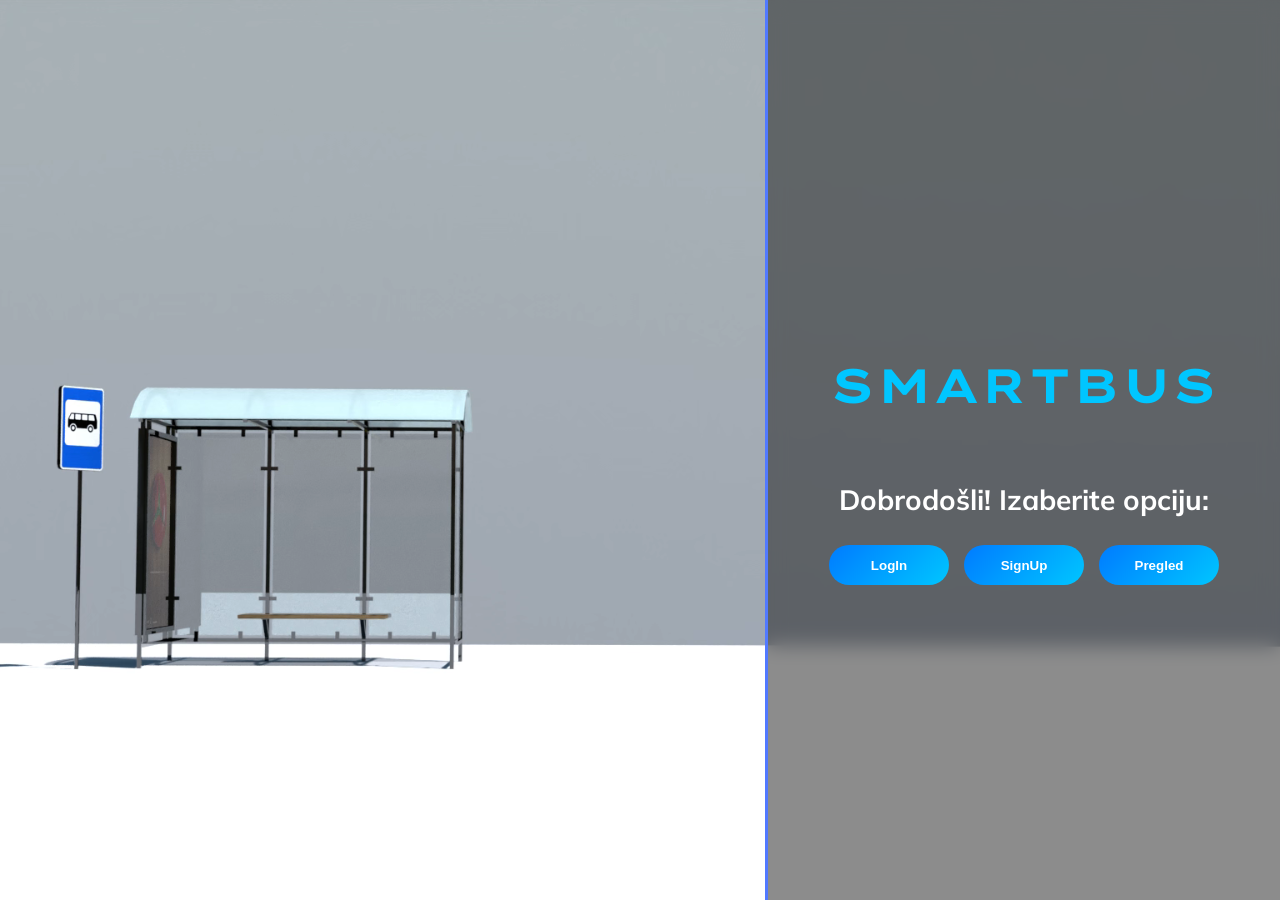
<file: wwwroot/index.html>
<!DOCTYPE html>
<html lang="en">

<head>
    <meta charset="UTF-8">
    <meta name="viewport" content="width=device-width, initial-scale=1.0">
    <title>SmartBus</title>
    <link rel="stylesheet" href="./css/style.css">
</head>

<body>
    <video autoplay loop muted playsinline preload="auto" id="bg-video">
        <source src="./images/0001-0600.webm" type="video/webm">
    </video>
    <div class="main-container">
        <h2 class="logo">SMARTBUS</h2>
        <p class="subtitle">Dobrodošli! Izaberite opciju:</p>
        <div class="buttons-container">
            <a class="button-link">
                <button type="button" class="button-login">LogIn</button>
            </a>
            <a class="button-link">
                <button type="button" class="button-register">SignUp</button>
            </a>
            <a class="button-link">
                <button type="button" class="button-pregled">Pregled</button>
            </a>
        </div>
    </div>
    <script type="module" src="./js/app.js"></script>
</body>

</html>
</file>
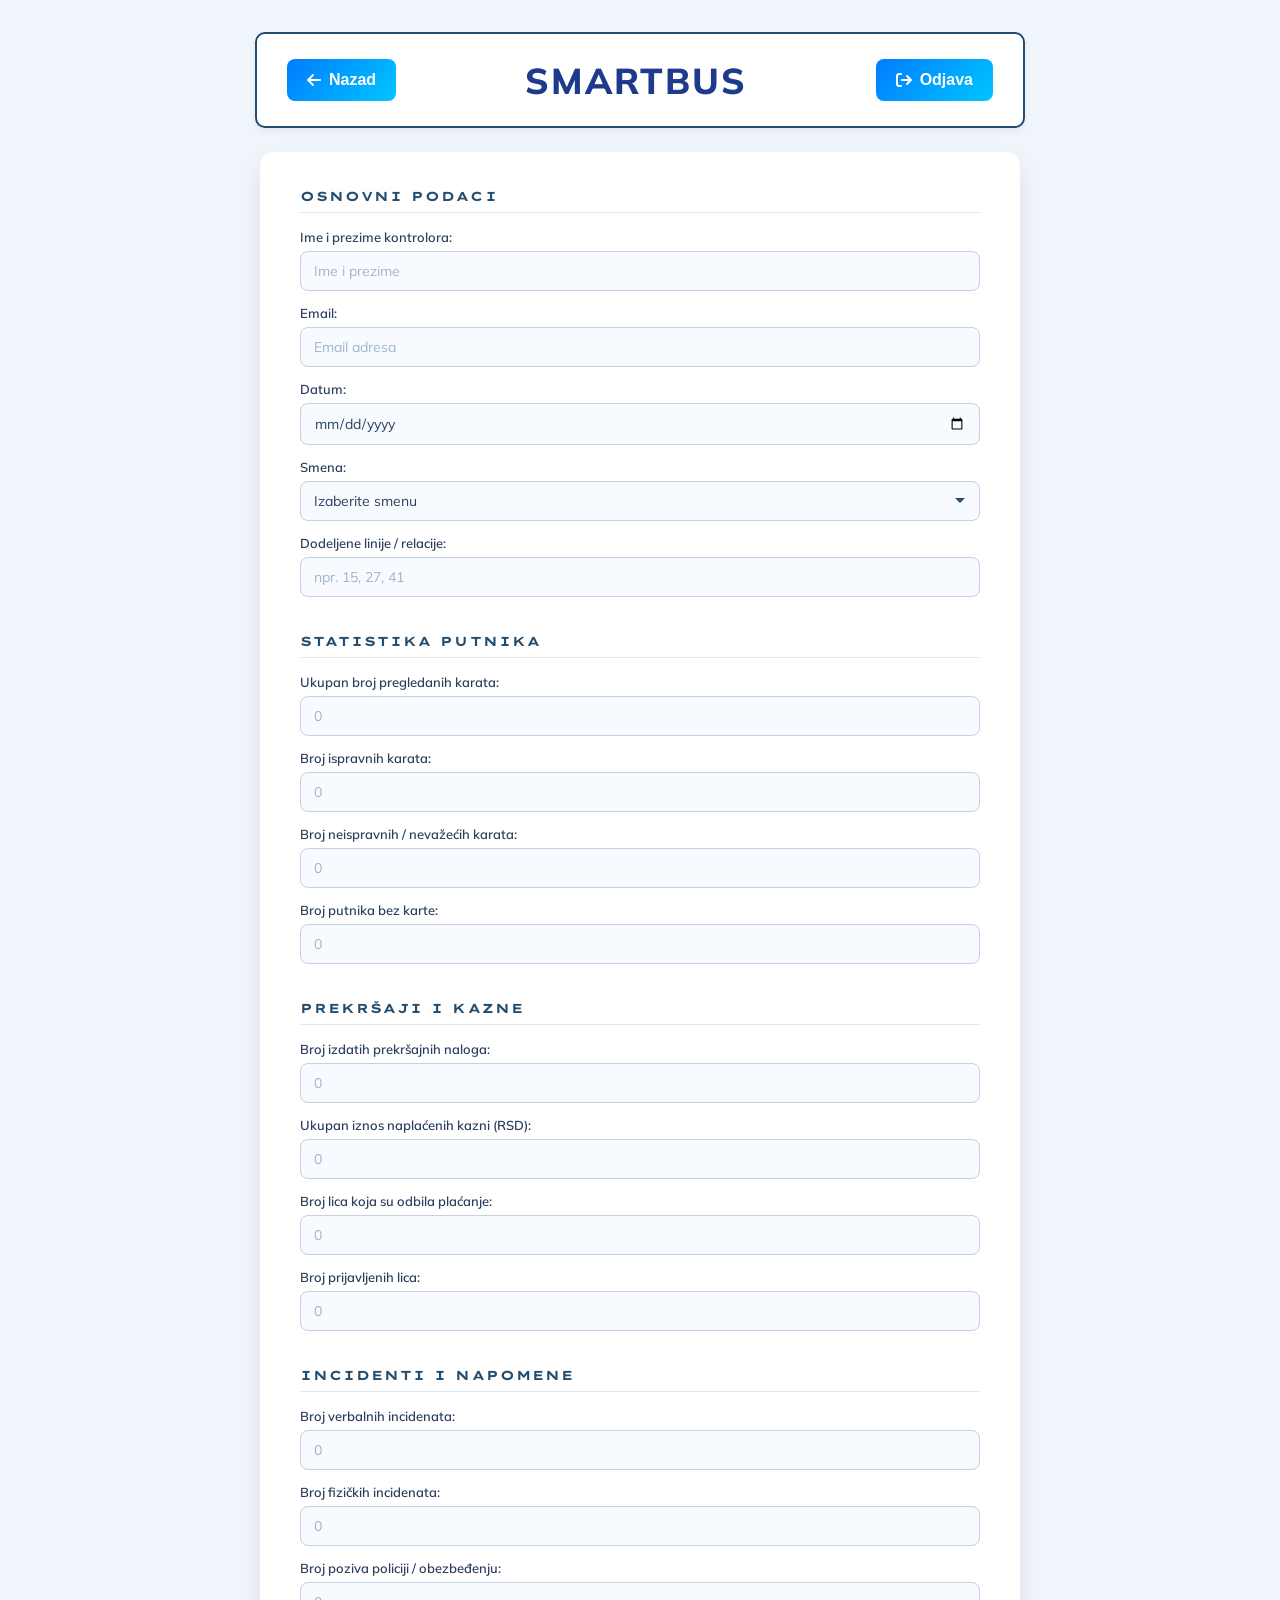
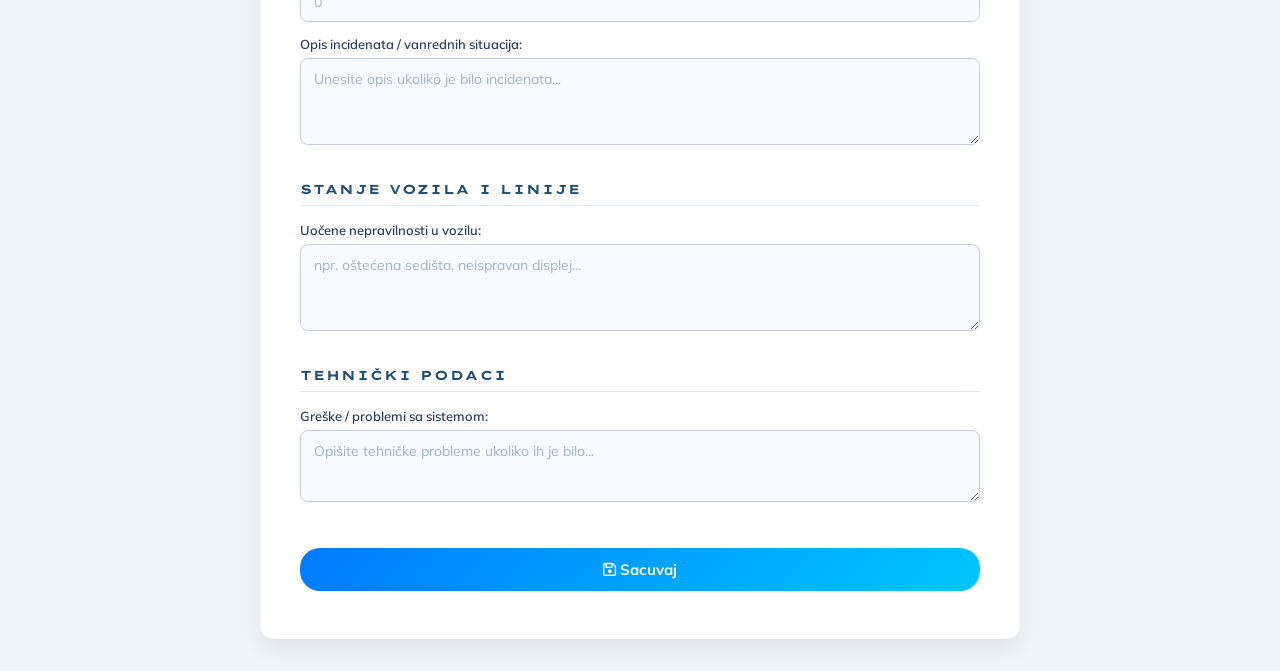
<file: wwwroot/izvestaj.html>
<!DOCTYPE html>
<html lang="en">

<head>
    <meta charset="UTF-8">
    <meta name="viewport" content="width=device-width, initial-scale=1.0">
    <link rel="stylesheet" href="https://cdnjs.cloudflare.com/ajax/libs/font-awesome/6.5.1/css/all.min.css">
    <link rel="stylesheet" href="./css/izvestaj.css">
    <title>Dnevni Izveštaj Kontrolora</title>
</head>

<body>
    <div class="header-content">
            <button class="nazad" onclick="location.href='./dashboard.html'" style="cursor:pointer"><i
                    class="fa-solid fa-arrow-left"></i>Nazad</button>
            <h1>SMARTBUS</h1>
            <button class="odjava" onclick="location.href='./login.html'"><i
                    class="fa-solid fa-arrow-right-from-bracket"></i>Odjava</button>
        </div>
    <main class="report-card">
        
        <h2>Osnovni podaci</h2>
        <div>
            <label>Ime i prezime kontrolora:</label>
            <input id="ime" class="input-box" type="text" placeholder="Ime i prezime">
        </div>
        <div>
            <label>Email:</label>
            <input id="email" class="input-box" type="email" placeholder="Email adresa">
        </div>
        <div>
            <label>Datum:</label>
            <input id="datum" class="input-box" type="date">
        </div>
        <div>
            <label>Smena:</label>
            <select id="smena" class="input-box">
                <option value="">Izaberite smenu</option>
                <option value="jutarnja">Jutarnja</option>
                <option value="popodnevna">Popodnevna</option>
                <option value="nocna">Noćna</option>
            </select>
        </div>
        <div>
            <label>Dodeljene linije / relacije:</label>
            <input id="relacije" class="input-box" type="text" placeholder="npr. 15, 27, 41">
        </div>

        <h2>Statistika putnika</h2>
        <div>
            <label>Ukupan broj pregledanih karata:</label>
            <input id="pregledaneKarte" class="input-box" type="number" placeholder="0" min="0">
        </div>
        <div>
            <label>Broj ispravnih karata:</label>
            <input id="validneKarte" class="input-box" type="number" placeholder="0" min="0">
        </div>
        <div>
            <label>Broj neispravnih / nevažećih karata:</label>
            <input id="nevalidneKarte" class="input-box" type="number" placeholder="0" min="0">
        </div>
        <div>
            <label>Broj putnika bez karte:</label>
            <input id="putniciBezKarte" class="input-box" type="number" placeholder="0" min="0">
        </div>

        <h2>Prekršaji i kazne</h2>
        <div>
            <label>Broj izdatih prekršajnih naloga:</label>
            <input id="prekrsajniNalozi" class="input-box" type="number" placeholder="0" min="0">
        </div>
        <div>
            <label>Ukupan iznos naplaćenih kazni (RSD):</label>
            <input id="iznosPlacenihKazni" class="input-box" type="number" placeholder="0" min="0">
        </div>
        <div>
            <label>Broj lica koja su odbila plaćanje:</label>
            <input id="odbijenaPlacanja" class="input-box" type="number" placeholder="0" min="0">
        </div>
        <div>
            <label>Broj prijavljenih lica:</label>
            <input id="prijavljenaLica" class="input-box" type="number" placeholder="0" min="0">
        </div>

        <h2>Incidenti i napomene</h2>
        <div>
            <label>Broj verbalnih incidenata:</label>
            <input id="verbalniIncidenti" class="input-box" type="number" placeholder="0" min="0">
        </div>
        <div>
            <label>Broj fizičkih incidenata:</label>
            <input id="fizickiIncidenti" class="input-box" type="number" placeholder="0" min="0">
        </div>
        <div>
            <label>Broj poziva policiji / obezbeđenju:</label>
            <input id="poziviPolicije" class="input-box" type="number" placeholder="0" min="0">
        </div>
        <div>
            <label>Opis incidenata / vanrednih situacija:</label>
            <textarea id="opisIncidenata" class="input-box" rows="3" placeholder="Unesite opis ukoliko je bilo incidenata..."></textarea>
        </div>

        <h2>Stanje vozila i linije</h2>
        <div>
            <label>Uočene nepravilnosti u vozilu:</label>
            <textarea id="nepravilnostiNaVozilu" class="input-box" rows="3" placeholder="npr. oštećena sedišta, neispravan displej..."></textarea>
        </div>

        <h2>Tehnički podaci</h2>
        <div>
            <label>Greške / problemi sa sistemom:</label>
            <textarea id="problemiSaSistemom" class="input-box" rows="2"
                placeholder="Opišite tehničke probleme ukoliko ih je bilo..."></textarea>
        </div>

        <div>
            <button id="sacuvaj" class="btn-submit"><i class="fa-regular fa-floppy-disk"></i>  Sacuvaj</button>
        </div>

    </main>

    <script type="module" src="./js/izvestaj.js"></script>
</body>

</html>
</file>
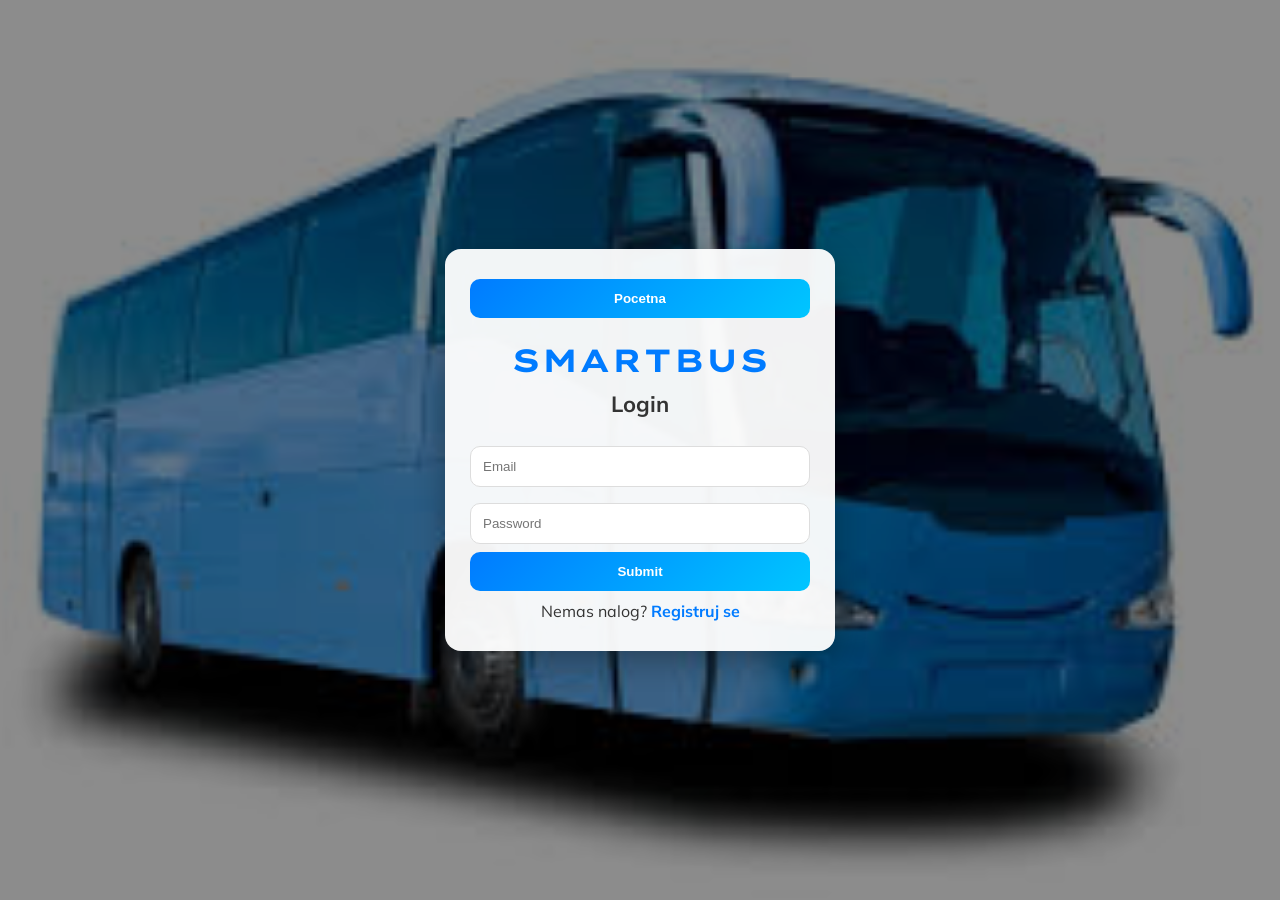
<file: wwwroot/login.html>
<!DOCTYPE html>
<html>

<head>
    <meta charset="utf-8">
    <meta http-equiv="X-UA-Compatible" content="IE=edge">
    <title>Login</title>
    <meta name="description" content="">
    <meta name="viewport" content="width=device-width, initial-scale=1">
    <link rel="stylesheet" href="./css/loginsignup.css">
</head>

<body>
    <div class="container">
        <button type="button" onclick="location.href='./index.html'">Pocetna</button>
        <h1 class="logo">SMARTBUS</h1>
        <h2 id="title">Login</h2>

        <form id="form" method="POST" action="">
            <input type="text" name="email" placeholder="Email" required>
            <input type="password" name="password" placeholder="Password" required>

            <button class="submit-button" type="submit">Submit</button>
        </form>
        <div class="no-acc">
            Nemas nalog? <a href="./signup.html" class="no-acc-text">Registruj se</a>
        </div>
    </div>
    <script type="module" src="./js/apiService.js"></script>
    <script type="module" src="./js/login.js"></script>
</body>

</html>
</file>
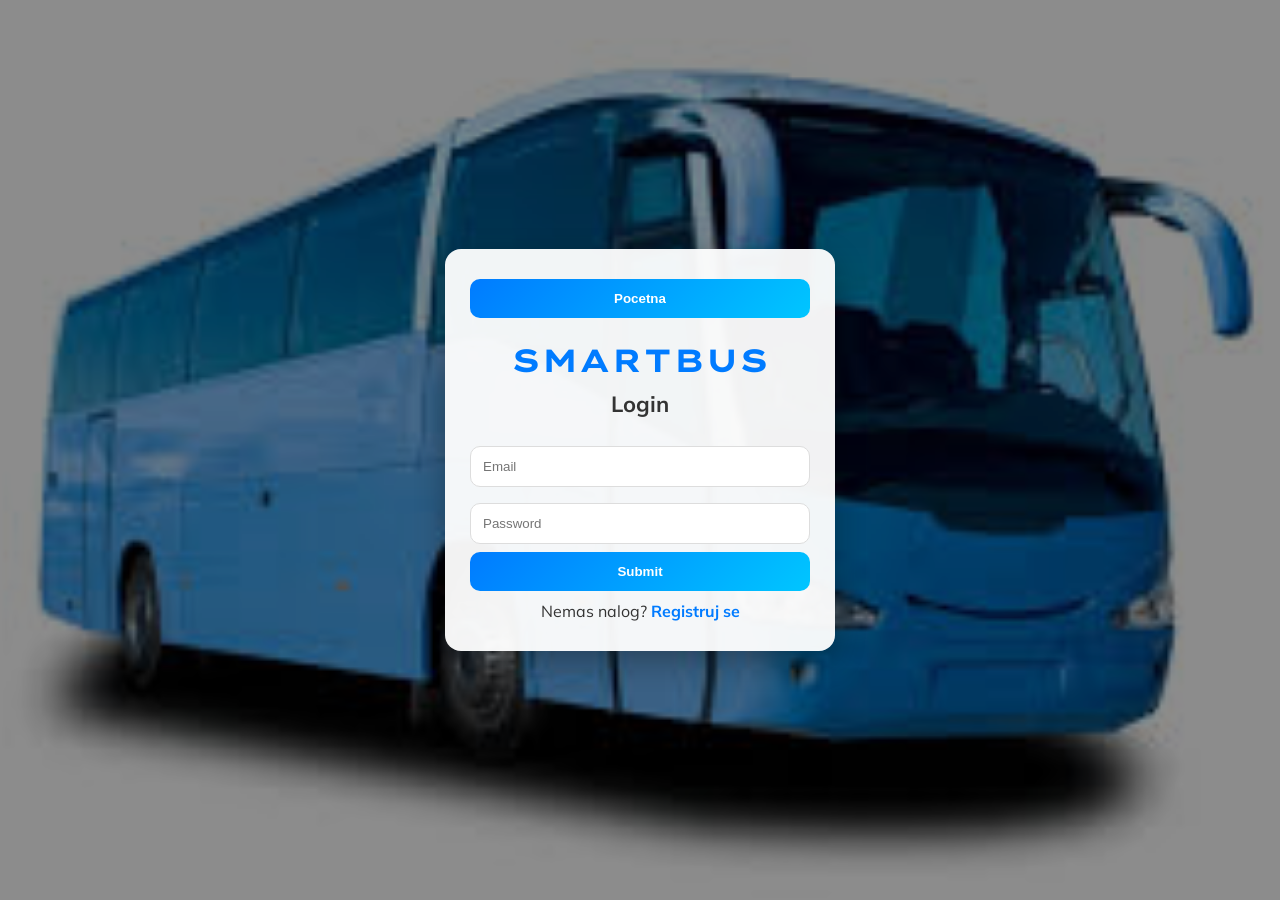
<file: wwwroot/polazak.html>
<!DOCTYPE html>

<html>

<head>
    <meta charset="utf-8">
    <meta http-equiv="X-UA-Compatible" content="IE=edge">
    <title>Kupovina Karte</title>
    <meta name="description" content="">
    <meta name="viewport" content="width=device-width, initial-scale=1">
    <link rel="stylesheet" href="https://cdnjs.cloudflare.com/ajax/libs/font-awesome/6.5.1/css/all.min.css">
    <link rel="stylesheet" href="css/polazak.css">
</head>

<body>
    <div class="header-content">
        <button class="nazad" onclick="location.href='./dashboard.html'" style="cursor:pointer"><i
                class="fa-solid fa-arrow-left"></i>Nazad</button>
        <h1>SMARTBUS</h1>
        <button class="odjava" onclick="location.href='./login.html'"><i
                class="fa-solid fa-arrow-right-from-bracket"></i> Odjava</button>
    </div>
    <h2>Detalji Polaska i Kupovina</h2>
    <div class="detaljiPolaska">
        <p>Učitavanje detalja o polasku...</p>
    </div>
    <div class="formaKupovina">
        <div class="sedista-container"></div>
        <button id="btnKupi" class="btnKupi"><i class="fa-solid fa-circle-check"></i> Potvrdi Kupovinu</button>

    </div>
    <script type="module" src="./js/apiService.js"></script>
    <script type="module" src="js/polazak.js"></script>
</body>

</html>
</file>
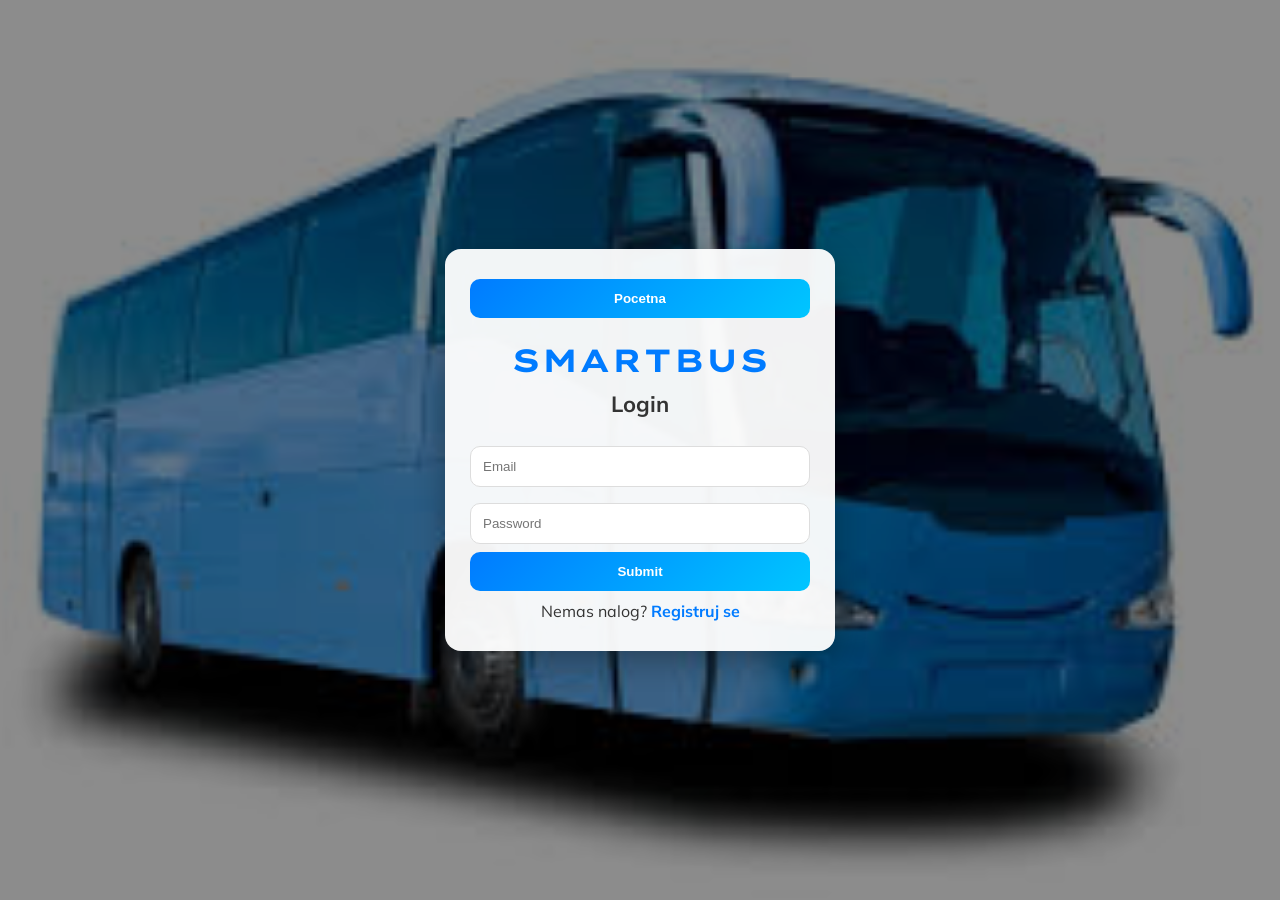
<file: wwwroot/profile.html>
<!DOCTYPE html>
<html lang="en">
<head>
    <meta charset="UTF-8">
    <meta name="viewport" content="width=device-width, initial-scale=1.0">
    <link rel="stylesheet" href="https://cdnjs.cloudflare.com/ajax/libs/font-awesome/6.5.1/css/all.min.css">
    <link rel="stylesheet" href="./css/profile.css">
    <title>Profile</title>
</head>
<body>
    <div class="header-content">
        <button class="nazad" onclick="location.href='./dashboard.html'"
         style="cursor:pointer"><i class="fa-solid fa-arrow-left"></i>Nazad</button>  
        <h1>SMARTBUS</h1>
        <button class="odjava" onclick="location.href='./login.html'"><i class="fa-solid fa-arrow-right-from-bracket"></i> Odjava</button>
    </div>
    <div class="profile-header">
        <h2 class="name">Name</h2>
        <span class="email">Email</span>
        <span class="uloga">Uloga</span>
    </div>
    <div class="profile-form">
        <div class="licni-podaci">
                    <i class="fa-solid fa-user"></i>
                    <h3>Lični podaci</h3>
        </div>

        <div class="podaci-forma">
            <label>Ime i prezime</label>
            <input type="text" id="input-ime" placeholder="Unesite ime">   
            <label>Email adresa</label>
            <input type="email" id="input-email" disabled>
            <small>Email adresa ne može biti promenjena.</small>
            <button class="btn-save">
            <i class="fa-solid fa-floppy-disk"></i> Sačuvaj izmene</button>
            <h3><i class="fa-solid fa-lock"></i>Promena lozinke</h3>
            <input type="password" id="input-stara-lozinka" placeholder="Unesite staru lozinku">
            <i class="fa-regular fa-eye-slash toggle-pw"></i>
            <label>Nova lozinka</label>
            <input type="password" id="input-nova-lozinka" placeholder="Unesite novu lozinku">
            <i class="fa-regular fa-eye-slash toggle-pw"></i>
            <label>Potvrda nove lozinke</label>
            <input type="password" id="input-potvrda-lozinka" placeholder="Ponovite novu lozinku">
            <i class="fa-regular fa-eye-slash toggle-pw"></i>
            <button class="btn-save">
            <i class="fa-solid fa-key"></i> Promeni lozinku</button>
        </div>
    </div>
    <script type="module" src="./js/apiService.js"></script>
    <script type="module" src="./js/profile.js"></script>
</body>
</html>
</file>
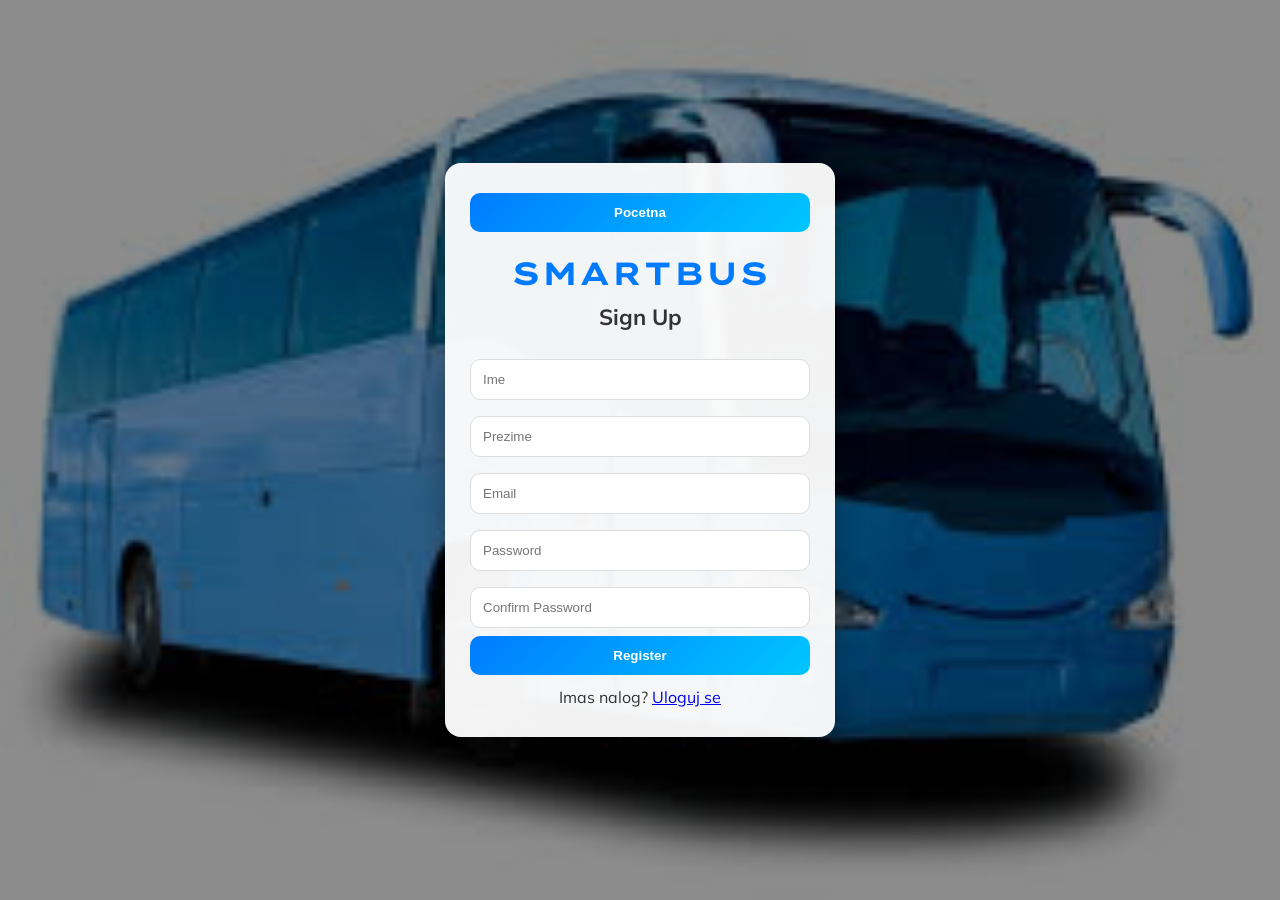
<file: wwwroot/signup.html>
<!DOCTYPE html>
<html>

<head>
    <meta charset="utf-8">
    <meta http-equiv="X-UA-Compatible" content="IE=edge">
    <title>Sign Up</title>
    <meta name="description" content="">
    <meta name="viewport" content="width=device-width, initial-scale=1">

    <link rel="stylesheet" href="./css/loginsignup.css">
</head>

<body>
    <div class="container">
        <button type="button" onclick="location.href='./index.html'">Pocetna</button>
        <h1 class="logo">SMARTBUS</h1>
        <h2 id="title">Sign Up</h2>

        <form id="form" method="POST" action="">
            <input type="text" name="ime" placeholder="Ime" required>
            <input type="text" name="prezime" placeholder="Prezime" required>
            <input type="email" name="email" placeholder="Email" required>
            <input type="password" name="password" placeholder="Password" required>
            <input type="password" name="confirm" placeholder="Confirm Password" required>
            <button type="submit">Register</button>
        </form>
        <div id="message" style="margin-top: 12px; text-align: center;"></div>
        <div class="no-acc">
            Imas nalog? <a href="./login.html" class="link">Uloguj se</a>
        </div>
    </div>
    <script type="module" src="./js/signup.js"></script>
</body>

</html>
</file>
<file: wwwroot/css/style.css>
@import url('https://fonts.googleapis.com/css2?family=Lexend+Zetta:wght@100..900&display=swap');
@import url('https://fonts.googleapis.com/css2?family=Mulish:ital,wght@0,200..1000;1,200..1000&display=swap');

body {
    display: flex;
    justify-content: center;
    align-items: center;
    height: 100%;
    font-family: Mulish;
}
#bg-video {
    position: fixed;
    top: 0;
    left: 0;
    width: 100%;
    height: 100%;
    object-fit: cover;
    z-index: -1;
    pointer-events: none;
}
.main-container {
    display: flex;
    flex-direction: column;
    justify-content: center;
    align-items: center;

    width: 40%;
    max-width: 900px;
    height: 100vh;
    margin: 0;

    border-left: 3px solid #5179FF;
    border-radius: 0;

    position: fixed;
    right: 0;
    top: 0;

    background: rgba(255, 255, 255, 0.1);
    backdrop-filter: blur(10px);
    -webkit-backdrop-filter: blur(10px);
}
.main-container::before {
    content: "";
    position: absolute;
    inset: 0;

    background: rgba(0, 0, 0, 0.45); /* DARK overlay */
}
.main-container * {
    position: relative;
    z-index: 1;
}
.buttons-container{
    display: flex;
    gap:15px;
}
.subtitle {
    font-size:28px;
    color:white;
    font-weight: bold;
}
.button-login,
.button-register,
.button-pregled {
    background: linear-gradient(135deg, #007BFF, #00c6ff);
    height: 40px;
    width: 120px;
    border: none;
    border-radius: 20px;
    color: white;
    font-weight: bold;
    cursor: pointer;
    transition: 0.3s;
}
button:hover {
    transform: scale(1.05);
    background: white;
    color: #007BFF;
}
.logo {
    font-family: Lexend Zetta;
    font-size: 48px;
    color: #00c6ff;
}

@media (max-width: 1024px) {
    .main-container {
        width: 55%;
    }
}

/* Mali tablet (do 768px) */
@media (max-width: 768px) {
    .main-container {
        width: 100%;
        height: 100vh;
        border-left: none;
        position: fixed;
        right: 0;
        top: 0;
    }

    .logo {
        font-size: 36px;
    }

    .subtitle {
        font-size: 22px;
        text-align: center;
    }
}

/* Mobilni (do 480px) */
@media (max-width: 480px) {
    .main-container {
        width: 100%;
    }

    .logo {
        /* font-size: 28px; */
        text-align: center;
        overflow-wrap: break-word;
        word-break: break-word;
        font-size: 82px;
    }

    .subtitle {
        /* font-size: 18px; */
        font-size: 38px;
        text-align: center;
    }

    .buttons-container {
        flex-direction: column;
        align-items: center;
    }

    .buttons-container{
        gap: 24px;
    }

    .button-login,
    .button-register,
    .button-pregled {
        /* width: 180px; */
        width: 290px;
        height: 90px;
        font-size: 30px;
        border-radius: 60px;
    }
}

/* Mobilni (do 440px) */
@media (max-width: 440px) {
    .main-container {
        width: 100%;
    }

    .logo {
        /* font-size: 28px; */
        text-align: center;
        overflow-wrap: break-word;
        word-break: break-word;
        font-size: 72px;
    }

    .subtitle {
        /* font-size: 18px; */
        font-size: 34px;
        text-align: center;
    }

    .buttons-container {
        flex-direction: column;
        align-items: center;
        gap: 20px;
    }

    .button-login,
    .button-register,
    .button-pregled {
        /* width: 180px; */
        width: 270px;
        height: 80px;
        font-size: 25px;
        border-radius: 45px;
    }
}

/* Mobilni (do 380px) */
@media (max-width: 380px) {
    .main-container {
        width: 100%;
    }

    .logo {
        /* font-size: 28px; */
        text-align: center;
        overflow-wrap: break-word;
        word-break: break-word;
        font-size: 64px;
        margin-top: 10px;
        margin-bottom: 10px;
    }

    .subtitle {
        /* font-size: 18px; */
        font-size: 32px;
        text-align: center;
    }

    .buttons-container {
        flex-direction: column;
        align-items: center;
        gap: 15px;
    }

    .button-login,
    .button-register,
    .button-pregled {
        /* width: 180px; */
        width: 230px;
        height: 60px;
        font-size: 23px;
        border-radius: 30px;
    }
}
</file>
<file: wwwroot/css/izvestaj.css>
@import url('https://fonts.googleapis.com/css2?family=Lexend+Zetta:wght@100..900&display=swap');
@import url('https://fonts.googleapis.com/css2?family=Mulish:ital,wght@0,200..1000;1,200..1000&display=swap');

*,
*::before,
*::after {
    box-sizing: border-box;
    margin: 0;
    padding: 0;
}

body {
    font-family: 'Mulish', sans-serif;
    background: #f0f5fb;
    min-height: 100vh;
    padding: 32px 20px;
    color: #2a3f5d;
}

.header-content {
    display: flex;
    justify-content: space-between;
    align-items: center;
    padding: 15px 30px;
    border-radius: 10px;
    box-shadow: 0 4px 6px rgba(0, 0, 0, 0.05);
    width: 100%;
    background-color: #fff;
    border: 2px solid #234e70;
    max-width: 770px;
    margin: 0 auto 24px;
}

.header-content h1 {
    font-size: 36px;
    color: #1e3a8a;
    letter-spacing: 2px;
    font-weight: 800;
    
}

h1 {
    text-align: center;
}

.nazad,
.odjava {
    background: linear-gradient(135deg, #007BFF, #00c6ff);
    color: white;
    border: none;
    padding: 12px 20px;
    border-radius: 8px;
    font-weight: 600;
    font-size: 16px;
    cursor: pointer;
    margin: 10px 0 10px 0;
    display: flex;
    align-items: center;
    justify-content: center;
    gap: 8px;
    
}
.nazad:hover,
.odjava:hover {
    background: linear-gradient(135deg, #0056cc, #00a8e8);
}

.report-card {
    max-width: 760px;
    margin: 0 auto;
    background: #fff;
    border-radius: 14px;
    box-shadow: 0 10px 25px rgba(0, 0, 0, 0.08);
    padding: 36px 40px 48px;
}

.report-card>h1 {
    font-family: 'Lexend Zetta', sans-serif;
    font-size: 22px;
    color: #234e70;
    margin-bottom: 28px;
    padding-bottom: 14px;
    border-bottom: 2px solid #dbe8f5;
}

.report-card h2 {
    font-family: 'Lexend Zetta', sans-serif;
    font-size: 13px;
    font-weight: 700;
    letter-spacing: 0.08em;
    text-transform: uppercase;
    color: #234e70;
    margin-top: 36px;
    margin-bottom: 16px;
    padding-bottom: 8px;
    border-bottom: 1px solid #dbe8f5;
}

.report-card h2:first-of-type {
    margin-top: 0;
}

.report-card>div {
    display: flex;
    flex-direction: column;
    gap: 6px;
    margin-bottom: 14px;
}

.report-card>div:last-child {
    margin-bottom: 0;
}

.report-card label {
    font-size: 13px;
    font-weight: 600;
    color: #2a3f5d;
}

.input-box {
    width: 100%;
    padding: 10px 13px;
    font-family: 'Mulish', sans-serif;
    font-size: 14px;
    color: #2a3f5d;
    background: #f7fbff;
    border: 1px solid #c3d0e0;
    border-radius: 8px;
    outline: none;
    transition: border-color 0.2s, box-shadow 0.2s, background 0.2s;
    appearance: none;
    -webkit-appearance: none;
}

.input-box::placeholder {
    color: #a0b4c8;
    font-weight: 400;
}

.input-box:focus {
    border-color: #007BFF;
    background: #fff;
    box-shadow: 0 0 0 3px rgba(0, 123, 255, 0.12);
}

select.input-box {
    background-image: url("data:image/svg+xml,%3Csvg xmlns='http://www.w3.org/2000/svg' width='12' height='8' viewBox='0 0 12 8'%3E%3Cpath fill='%23234e70' d='M1 1l5 5 5-5'/%3E%3C/svg%3E");
    background-repeat: no-repeat;
    background-position: right 13px center;
    padding-right: 36px;
    cursor: pointer;
}

textarea.input-box {
    resize: vertical;
    min-height: 72px;
    line-height: 1.55;
}

.btn-submit {
    margin-top: 32px;
    width: 100%;
    padding: 12px 20px;
    background: linear-gradient(135deg, #007BFF, #00c6ff);
    color: #fff;
    font-family: 'Mulish', sans-serif;
    font-size: 15px;
    font-weight: 700;
    border: none;
    border-radius: 20px;
    cursor: pointer;
    transition: transform 0.2s, background 0.2s;
}

.btn-submit:hover {
    transform: scale(1.03);
    background: linear-gradient(135deg, #0056cc, #00a8e8);
}

.btn-submit:active {
    transform: scale(0.98);
}

@media (max-width: 600px) {
    body {
        padding: 16px 10px;
    }

    .report-card {
        padding: 24px 18px 36px;
        border-radius: 10px;
    }

    .report-card>h1 {
        font-size: 18px;
    }

    .report-card h2 {
        font-size: 12px;
        margin-top: 28px;
    }

    .input-box {
        font-size: 13px;
        padding: 9px 11px;
    }
}

@media (max-width: 360px) {
    .report-card {
        padding: 16px 12px 28px;
    }

    .report-card h2 {
        margin-top: 22px;
    }
}
</file>
<file: wwwroot/css/loginsignup.css>
@import url('https://fonts.googleapis.com/css2?family=Lexend+Zetta:wght@100..900&display=swap');
@import url('https://fonts.googleapis.com/css2?family=Mulish:ital,wght@0,200..1000;1,200..1000&display=swap');

body {
    font-family: Mulish;
    height: 100vh;
    margin: 0;
    display: flex;
    justify-content: center;
    align-items: center;
    background-image: url("../images/bus-background.png");
    background-size: cover;
    background-repeat: no-repeat;
    background-position: center;
    position: relative;
}

body::before {
    content: "";
    position: absolute;
    inset: 0;
    background: rgba(0, 0, 0, 0.45);
}

.container {
    width: 340px;
    background: rgba(255, 255, 255, 0.95);
    padding: 30px 25px;
    border-radius: 16px;
    box-shadow: 0 10px 30px rgba(0, 0, 0, 0.3);
    position: relative;
}

#title {
    text-align: center;
    margin: 10px 0 20px;
    font-size: 22px;
    color: #333;
}

input {
    width: 100%;
    padding: 12px;
    margin: 8px 0;
    border-radius: 10px;
    border: 1px solid #ddd;
    outline: none;
    box-sizing: border-box;
    transition: 0.2s;
}

input:focus {
    border-color: #007BFF;
    box-shadow: 0 0 5px rgba(0, 123, 255, 0.3);
}

button {
    width: 100%;
    padding: 12px;
    background: linear-gradient(135deg, #007BFF, #00c6ff);
    color: white;
    border: none;
    border-radius: 10px;
    cursor: pointer;
    font-weight: bold;
    transition: 0.3s;
}

button:hover {
    transform: scale(1.03);
    background: linear-gradient(135deg, #0056b3, #007BFF);
}

.no-acc {
    text-align: center;
    margin-top: 10px;
    color: #333;
}

.no-acc-text {
    color: #007BFF;
    text-decoration: none;
    font-weight: bold;
}

.no-acc-text:hover {
    text-decoration: underline;

}

.logo {
    font-family: Lexend Zetta;
    text-align: center;
    font-size: 32px;
    font-weight: bold;
    color: #007BFF;
    margin-bottom: 5px;
}

@media (max-width: 1024px) {}

/* Mali tablet (do 768px) */
@media (max-width: 768px) {}

/* Mobilni (do 480px) */
@media (max-width: 480px) {}

/* Mobilni (do 440px) */
@media (max-width: 440px) {
    .container {
        width: auto;
        height: 56%;
        border-radius: 0px;
    }

    #title {
        text-align: center;
        margin: 10px 0 20px;
        font-size: 32px;
        color: #333;
    }

    input {
        font-size: 28px;
        height: 60px;
        border-radius: 15px;
        margin: 10px 0;
    }

    button {
        height: 60px;
        border-radius: 15px;
        font-size: 28px;
    }

    .no-acc {
        font-size: 28px;
    }

    .no-acc-text {
        font-size: 28px;
    }

    .logo {
        font-size: 40px;
    }

}

/* Mobilni (do 380px) */
@media (max-width: 380px) {
    .container {
        width: auto;
        height: 56%;
        border-radius: 0px;
    }

    #title {
        text-align: center;
        margin: 10px 0 20px;
        font-size: 30px;
        color: #333;
    }

    input {
        font-size: 24px;
        height: 55px;
        border-radius: 15px;
        margin: 10px 0;
    }

    button {
        height: 55px;
        border-radius: 15px;
        font-size: 24px;
    }

    .no-acc {
        font-size: 22px;
    }

    .no-acc-text {
        font-size: 22px;
    }

    .logo {
        font-size: 38px;
    }
}
</file>
<file: wwwroot/css/polazak.css>
body {
    background: 
        url("data:image/svg+xml,%3Csvg xmlns='http://www.w3.org/2000/svg' width='300' height='300' viewBox='0 0 300 300'%3E%3Cg stroke='%23ffffff' stroke-width='0.8' stroke-opacity='0.2' fill='%23ffffff' fill-opacity='0.25'%3E%3Ccircle cx='50' cy='60' r='3.5'/%3E%3Ccircle cx='180' cy='140' r='2.5'/%3E%3Ccircle cx='260' cy='40' r='4'/%3E%3Ccircle cx='110' cy='230' r='2.5'/%3E%3Ccircle cx='230' cy='250' r='3.5'/%3E%3Cline x1='50' y1='60' x2='180' y2='140' /%3E%3Cline x1='180' y1='140' x2='260' y2='40' /%3E%3Cline x1='50' y1='60' x2='110' y2='230' /%3E%3Cline x1='110' y1='230' x2='230' y2='250' /%3E%3Cline x1='180' y1='140' x2='230' y2='250' /%3E%3Cline x1='260' y1='40' x2='300' y2='80' stroke-dasharray='4,4' /%3E%3Cline x1='0' y1='100' x2='50' y2='60' stroke-dasharray='4,4' /%3E%3C/g%3E%3C/svg%3E");
    
    background-color: cornflowerblue;
    background-repeat: repeat;
    background-position: center;
    color: #333;
    margin: 0;
    padding: 40px 20px;
    display: flex;
    flex-direction: column;
    align-items: center;
}
.header-content {
    width:100%;
    display: flex;
    justify-content: space-between;
    align-items: center;
    background-color: #e5e7eb;
    padding: 12px 20px;
    border-radius: 10px;
    box-shadow: 0 4px 6px rgba(0, 0, 0, 0.05);
    margin: 0 auto 24px;
    max-width: 850px;
    border: 2px solid #1e3a8a;
}

.header-content h1 {
    font-size: 36px;
    color: #1e3a8a;
    letter-spacing: 2px;
    font-weight: 800;
}
h1 {
    text-align: center;
}
.nazad,
.odjava {
    background-color: #2563eb;
    color: white;
    border: none;
    padding: 12px 20px;
    border-radius: 8px;
    font-weight: 600;
    font-size: 16px;
    cursor: pointer;
    margin-top: 0px;
    display: flex;
    align-items: center;
    justify-content: center;
    gap: 8px;
}
.nazad:hover,
.odjava:hover {
    background-color: #1d4ed8;
}
h2 {
    color: #ffffff;
    margin-bottom: 30px;
    font-size: 28px;
    font-weight: 700;
    text-shadow: 0 2px 4px rgba(0,0,0,0.3);
}
.detaljiPolaska {
    background: #ffffff;
    border-radius: 12px 12px 0 0;
    border: 1px solid #d2e0eb;
    border-bottom: 2px dashed #cbd5e0;
    box-shadow: 0 10px 25px rgba(36, 82, 122, 0.08);
    padding: 30px;
    width: 100%;
    max-width: 460px;
    box-sizing: border-box;
}

.detaljiPolaska h2 {
    text-align: center;
    color: #24527a;
    margin-top: 0;
    margin-bottom: 20px;
    font-size: 24px;
    border-bottom: 1px solid #4a5568;
    padding-bottom: 10px;
    
}

.detaljiPolaska p {
    margin: 12px 0;
    font-size: 15px;
    color: #4a5568;
    display: flex;
    justify-content: space-between;
}

.relacija, .cena {
    font-size: 16px !important;
    font-weight: bold;
    color: #24527a !important;
}

.formaKupovina {
    /*display:block;*/
    background: #ffffff;
    border-radius: 0 0 12px 12px;
    border: 1px solid #d2e0eb;
    box-shadow: 0 15x 25px rgba(36, 82, 122, 0.08);
    padding: 30px;
    width: 100%;
    max-width: 460px;
    box-sizing: border-box;
}

.formaKupovina label {
    display: block;
    font-size: 14px;
    color: #4a5568;
    margin-bottom: 10px;
    font-weight: 600;
}

.formaKupovina input {
    width: 100%;
    padding: 12px;
    margin-bottom: 25px;
    border: 1px solid #cbd5e0;
    border-radius: 6px;
    font-size: 16px;
    box-sizing: border-box;
    text-align: center;
    font-weight: bold;
}

.formaKupovina input:focus {
    border-color: #24527a;
    box-shadow: 0 0 0 3px rgba(36, 82, 122, 0.1);
}

.btnKupi {
    background-color: #24527a;
    color: white;
    border: none;
    padding: 14px;
    font-size: 16px;
    font-weight: 600;
    border-radius: 6px;
    cursor: pointer;
    width: 100%;
    transition: all 0.2s ease;
    box-shadow: 0 4px 12px rgba(36, 82, 122, 0.2);
}

.btnKupi:hover {
    background-color: #1d4263;
    transform: translateY(-1px);
    box-shadow: 0 6px 15px rgba(36, 82, 122, 0.3);
}

.sediste{
    width: 40px;
    height: 40px;
    border-radius: 6px;
    font-weight: 600;
    font-size:0.85rem;
    cursor:pointer;
}
.sedista-container{
    display:flex;
    flex-wrap: wrap;
    gap:8px;
    padding: 16px 0;
    justify-content: center;
}
.sediste.slobodno { background: #616b65; color: white; }
.sediste.zauzeto  { background: #ef4444; color: white; cursor: not-allowed; opacity: 0.6; }
.sediste.izabrano { background: #08c518; color: white; transform: scale(1.1); }
.sedista-legenda {
    width: 100%;
    font-size: 0.85rem;
    display: flex;
    align-items: center;
    gap: 8px;
    margin-bottom: 8px;
    
}
.leg-slobodno, .leg-zauzeto, .leg-izabrano {
    width: 16px;
    height: 16px;
    border-radius: 3px;
}

.leg-slobodno { background: #616b65; }
.leg-zauzeto  { background: #ef4444; }
.leg-izabrano { background: #08c518; }
.sedista-naslov {
    width: 100%;
    font-size: 30px;
    font-weight: bold;
    color: #1e3a8a;
    margin-bottom: 8px;
    padding-top:0px;
}
</file>
<file: wwwroot/css/profile.css>
@import url('https://fonts.googleapis.com/css2?family=Lexend+Zetta:wght@100..900&display=swap');
@import url('https://fonts.googleapis.com/css2?family=Mulish:ital,wght@0,200..1000;1,200..1000&display=swap');

body {
    font-family: 'Mulish', sans-serif;
    background: #f0f5fb;
    min-height: 100vh;
    padding: 32px 20px;
    color: #2a3f5d;
}

.header-content {
    display: flex;
    justify-content: space-between;
    align-items: center;
    padding: 15px 30px;
    border-radius: 10px;
    box-shadow: 0 4px 6px rgba(0, 0, 0, 0.05);
    width: 100%;
    background-color: #fff;
    border: 2px solid #234e70;
    max-width: 770px;
    margin: 0 auto 24px;
}

.header-content h1 {
    font-size: 36px;
    color: #1e3a8a;
    letter-spacing: 2px;
    font-weight: 800;
}
h1 {
    text-align: center;
}

@media (min-width: 768px) {
    body {
        display: grid;
        grid-template-columns: 260px 1fr;
        gap: 30px;
        max-width: 1200px;
        margin: 0 auto;
        padding-top: 20px;
    }

    .header-content {
        grid-column: span 2;
    }

    .profile-form {
        background-color: #ffffff;
        padding: 52px;
        border-radius: 12px;
        box-shadow: 0 4px 10px rgba(0, 0, 0, 0.05);
    }
}

.profile-header {
    background: linear-gradient(135deg, #234e70, #007BFF);
    color: white;
    padding: 30px 20px;
    border-radius: 12px;
    text-align: center;
    box-shadow: 0 4px 10px rgba(0, 0, 0, 0.1);
    display: flex;
    gap: 12px;
    flex-direction: column;
    height: fit-content;
}

.profile-header .name {
    font-size: 22px;
    font-weight: 700;
    border-bottom: 3px solid rgba(255, 255, 255, 0.6);
    padding-bottom: 10px;
}

.profile-header span {
    opacity: 0.9;
}

.profile-header .uloga {
    background-color: rgba(255, 255, 255, 0.2);
    padding: 4px 10px;
    border-radius: 20px;
    font-size: 12px;
    text-transform: uppercase;
    font-weight: bold;
    align-self: center;
}

.licni-podaci,
.podaci-forma h3 {
    display: flex;
    align-items: center;
    gap: 10px;
    color: #1e3a8a;
    font-size: 18px;
    margin-bottom: 20px;
}

.podaci-forma h3 {
    margin-top: 40px;
    border-top: 1px solid #e5e7eb;
    padding-top: 30px;
}

.podaci-forma {
    display: flex;
    flex-direction: column;
}

label {
    font-size: 14px;
    font-weight: 600;
    color: #4b5563;
    margin-bottom: 6px;
    margin-top: 15px;
}

input {
    width: 100%;
    padding: 12px 16px;
    border: 1px solid #d1d5db;
    border-radius: 8px;
    font-size: 15px;
    transition: all 0.3s;
    background-color: #f9fafb;
}

input:focus {
    outline: none;
    border-color: #3b82f6;
    background-color: #fff;
    box-shadow: 0 0 0 3px rgba(59, 130, 246, 0.15);
}

input:disabled {
    background-color: #e5e7eb;
    color: #9ca3af;
    cursor: not-allowed;
}

small {
    color: #9ca3af;
    font-size: 12px;
    margin-top: 4px;
}

.toggle-pw {
    position: relative;
    float: right;
    margin-left: -35px;
    margin-top: -32px;
    margin-bottom: 15px;
    cursor: pointer;
    color: #6b7280;
    width: fit-content;
    padding-right: 15px;
}

.btn-save,
.nazad,
.odjava {
    background: linear-gradient(135deg, #007BFF, #00c6ff);
    color: white;
    border: none;
    padding: 12px 20px;
    border-radius: 8px;
    font-weight: 600;
    font-size: 16px;
    cursor: pointer;
    display: flex;
    align-items: center;
    justify-content: center;
    gap: 8px;
}

.btn-save:hover,
.nazad:hover,
.odjava:hover {
    background: linear-gradient(135deg, #0056cc, #00a8e8);
}
</file>
